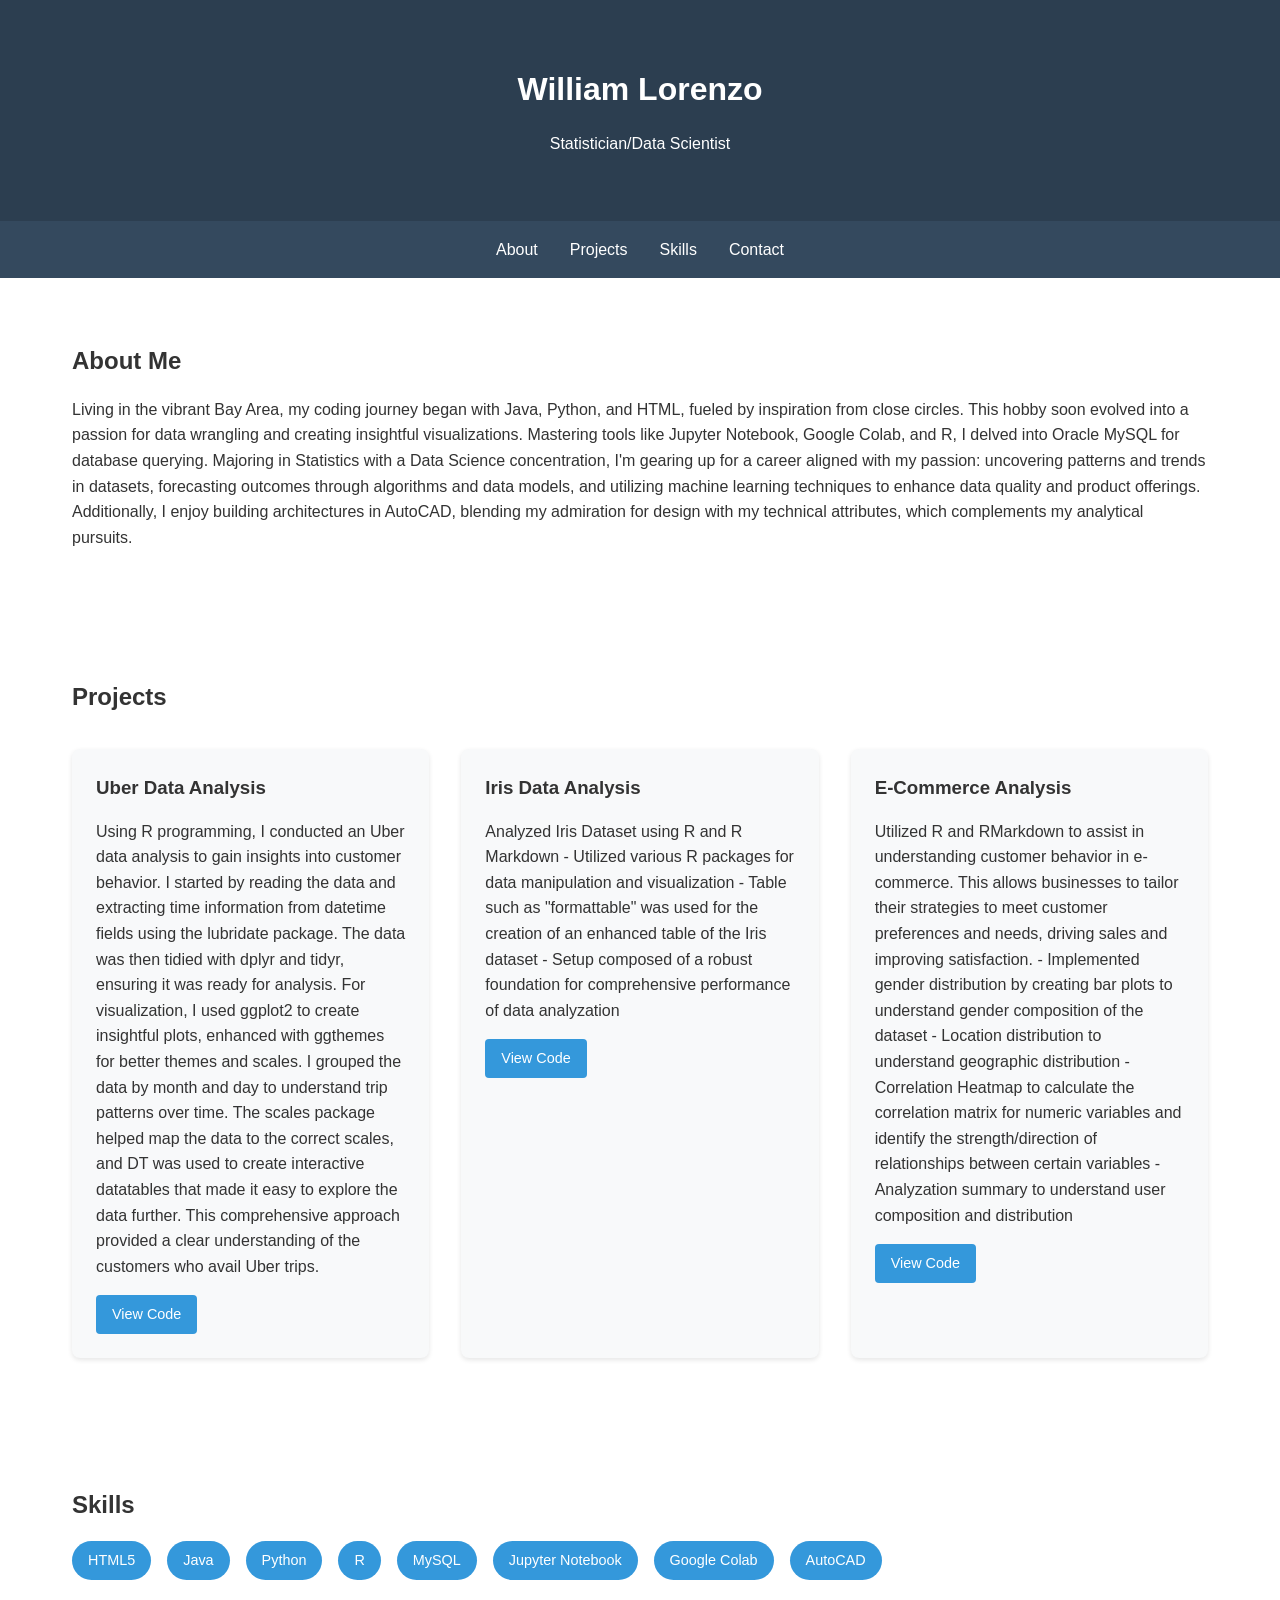
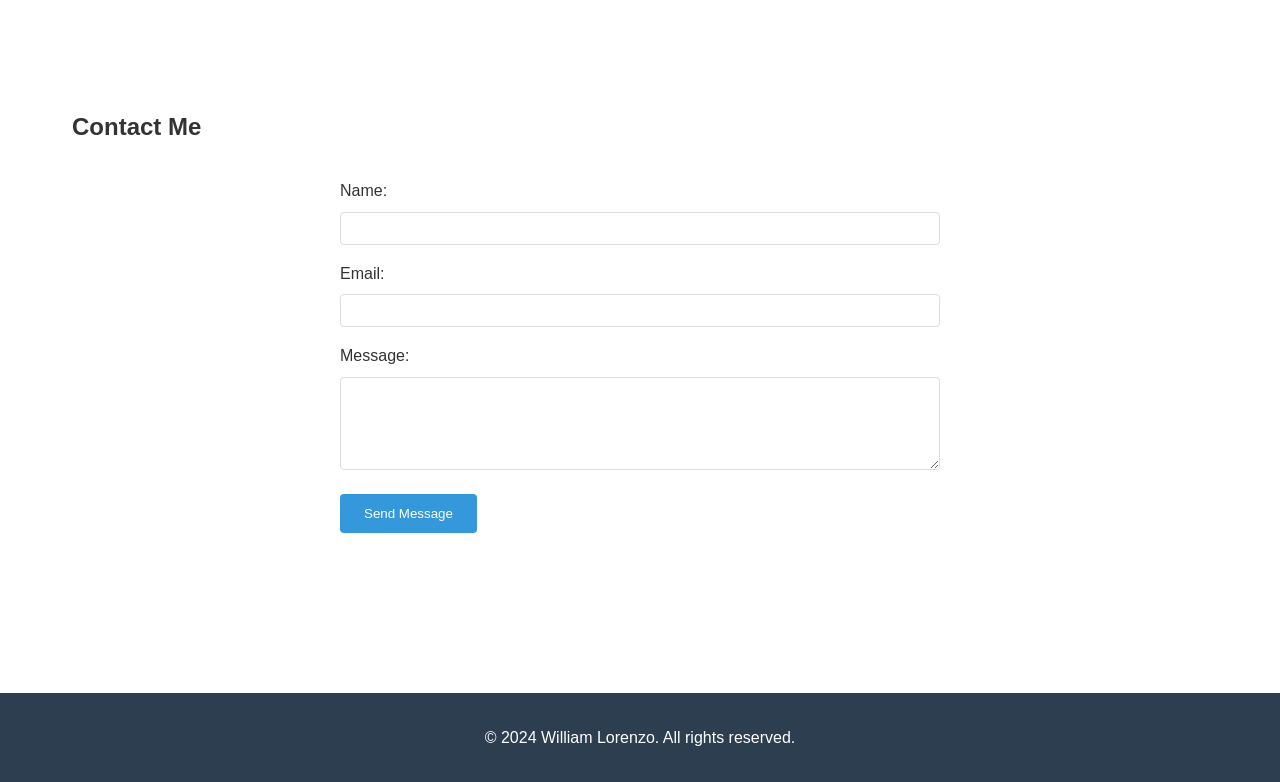
<file: william's portfolio.html>
<!DOCTYPE html>
<html lang="en">
<head>
    <meta charset="UTF-8">
    <meta name="viewport" content="width=device-width, initial-scale=1.0">
    <title>William Lorenzo - Portfolio</title>
    <style>
        * {
            margin: 0;
            padding: 0;
            box-sizing: border-box;
            font-family: 'Segoe UI', Tahoma, Geneva, Verdana, sans-serif;
        }

        body {
            line-height: 1.6;
            color: #333;
        }

        header {
            background-color: #2c3e50;
            color: white;
            text-align: center;
            padding: 4rem 2rem;
        }

        .container {
            max-width: 1200px;
            margin: 0 auto;
            padding: 0 2rem;
        }

        nav {
            background-color: #34495e;
            padding: 1rem 0;
            position: sticky;
            top: 0;
            z-index: 1000;
        }

        nav ul {
            list-style: none;
            display: flex;
            justify-content: center;
            gap: 2rem;
        }

        nav a {
            color: white;
            text-decoration: none;
            font-weight: 500;
        }

        nav a:hover {
            color: #3498db;
        }

        section {
            padding: 4rem 0;
        }

        h1, h2, h3 {
            margin-bottom: 1rem;
        }

        .projects-grid {
            display: grid;
            grid-template-columns: repeat(auto-fit, minmax(300px, 1fr));
            gap: 2rem;
            margin-top: 2rem;
        }

        .project-card {
            background: #f8f9fa;
            border-radius: 8px;
            overflow: hidden;
            box-shadow: 0 2px 5px rgba(0,0,0,0.1);
            transition: transform 0.3s ease;
        }

        .project-card:hover {
            transform: translateY(-5px);
        }

        .project-image {
            width: 100%;
            height: 200px;
            object-fit: cover;
            border-bottom: 1px solid #eee;
        }

        .project-content {
            padding: 1.5rem;
        }

        .project-links {
            display: flex;
            gap: 1rem;
            margin-top: 1rem;
        }

        .project-link {
            display: inline-block;
            padding: 0.5rem 1rem;
            background: #3498db;
            color: white;
            text-decoration: none;
            border-radius: 4px;
            font-size: 0.9rem;
            transition: background 0.3s ease;
        }

        .project-link:hover {
            background: #2980b9;
        }

        .skills-list {
            display: flex;
            flex-wrap: wrap;
            gap: 1rem;
            margin-top: 1rem;
        }

        .skill-tag {
            background: #3498db;
            color: white;
            padding: 0.5rem 1rem;
            border-radius: 20px;
            font-size: 0.9rem;
        }

        .contact-form {
            max-width: 600px;
            margin: 2rem auto;
        }

        .form-group {
            margin-bottom: 1rem;
        }

        input, textarea {
            width: 100%;
            padding: 0.5rem;
            margin-top: 0.5rem;
            border: 1px solid #ddd;
            border-radius: 4px;
        }

        button {
            background: #3498db;
            color: white;
            padding: 0.75rem 1.5rem;
            border: none;
            border-radius: 4px;
            cursor: pointer;
        }

        button:hover {
            background: #2980b9;
        }

        footer {
            background: #2c3e50;
            color: white;
            text-align: center;
            padding: 2rem 0;
            margin-top: 4rem;
        }
    </style>
</head>
<body>
<header>
    <div class="container">
        <h1>William Lorenzo</h1>
        <p>Statistician/Data Scientist</p>
    </div>
</header>

<nav>
    <ul>
        <li><a href="#about">About</a></li>
        <li><a href="#projects">Projects</a></li>
        <li><a href="#skills">Skills</a></li>
        <li><a href="#contact">Contact</a></li>
    </ul>
</nav>

<main class="container">
    <section id="about">
        <h2>About Me</h2>
        <p>Living in the vibrant Bay Area, my coding journey began with Java, Python, and HTML, fueled by inspiration from close circles. This hobby soon evolved into a passion for data wrangling and creating insightful visualizations. Mastering tools like Jupyter Notebook, Google Colab, and R, I delved into Oracle MySQL for database querying. Majoring in Statistics with a Data Science concentration, I'm gearing up for a career aligned with my passion: uncovering patterns and trends in datasets,
            forecasting outcomes through algorithms and data models, and utilizing machine learning techniques to enhance data quality and product offerings. Additionally, I enjoy building architectures in AutoCAD,
            blending my admiration for design with my technical attributes, which complements my analytical pursuits.</p>
    </section>

    <section id="projects">
        <h2>Projects</h2>
        <div class="projects-grid">
            <!-- Project 1 -->
            <div class="project-card">
                <div class="project-content">
                    <h3>Uber Data Analysis</h3>
                    <p>Using R programming, I conducted an Uber data analysis to gain insights into customer behavior. I started by reading the data and extracting time information from datetime fields using the lubridate package. The data was then tidied with dplyr and tidyr, ensuring it was ready for analysis. For visualization, I used ggplot2 to create insightful plots, enhanced with ggthemes for better themes and scales. I grouped the data by month and day to understand trip patterns over time. The scales package helped map the data to the correct scales, and DT was used to create interactive datatables that made it easy to explore the data further. This comprehensive approach provided a clear understanding of the customers who avail Uber trips.</p>
                    <div class="project-links">
                        <a href="https://github.com/hiiwilliamss/W.L.-Uber-Data-Analysis/blob/main/W.L.-Uber-Data-Analysis.R" class="project-link" target="_blank">View Code</a>
                    </div>
                </div>
            </div>

            <!-- Project 2 -->
            <div class="project-card">
                <div class="project-content">
                    <h3>Iris Data Analysis</h3>
                    <p>Analyzed Iris Dataset using R and R Markdown

                        - Utilized various R packages for data manipulation and visualization
                        - Table such as "formattable" was used for the creation of an enhanced table of the Iris dataset
                        - Setup composed of a robust foundation for comprehensive performance of data analyzation</p>
                    <div class="project-links">
                        <a href="https://github.com/hiiwilliamss/Iris-Analyzation-Updated/blob/main/W.L.-Iris-Analyzation.qmd" class="project-link" target="_blank">View Code</a>
                    </div>
                </div>
            </div>

            <!-- Project 3 -->
            <div class="project-card">
                <div class="project-content">
                    <h3>E-Commerce Analysis</h3>
                    <p>Utilized R and RMarkdown to assist in understanding customer behavior in e-commerce. This allows businesses to tailor their strategies to meet customer preferences and needs, driving sales and improving satisfaction.

                        - Implemented gender distribution by creating bar plots to understand gender composition of the dataset

                        - Location distribution to understand geographic distribution

                        - Correlation Heatmap to calculate the correlation matrix for numeric variables and identify the strength/direction of relationships between certain variables

                        - Analyzation summary to understand user composition and distribution</p>
                    <div class="project-links">
                        <a href="https://github.com/hiiwilliamss/W.L.-E-Commerce-Analysis/blob/main/W.L.-E-Commerce-Analysis.qmd" class="project-link" target="_blank">View Code</a>
                    </div>
                </div>
            </div>
        </div>
    </section>

    <section id="skills">
        <h2>Skills</h2>
        <div class="skills-list">
            <span class="skill-tag">HTML5</span>
            <span class="skill-tag">Java</span>
            <span class="skill-tag">Python</span>
            <span class="skill-tag">R</span>
            <span class="skill-tag">MySQL</span>
            <span class="skill-tag">Jupyter Notebook</span>
            <span class="skill-tag">Google Colab</span>
            <span class="skill-tag">AutoCAD</span>
        </div>
    </section>

    <section id="contact">
        <h2>Contact Me</h2>
        <form class="contact-form" action="mailto:ssfjdm@gmail.com" method="POST" enctype="text/plain">
            <div class="form-group">
                <label for="name">Name:</label>
                <input type="text" id="name" name="name" required>
            </div>
            <div class="form-group">
                <label for="email">Email:</label>
                <input type="email" id="email" name="email" required>
            </div>
            <div class="form-group">
                <label for="message">Message:</label>
                <textarea id="message" name="message" rows="5" required></textarea>
            </div>
            <button type="submit">Send Message</button>
        </form>
    </section>
</main>

<footer>
    <div class="container">
        <p>&copy; 2024 William Lorenzo. All rights reserved.</p>
    </div>
</footer>
</body>
</html>
</file>
